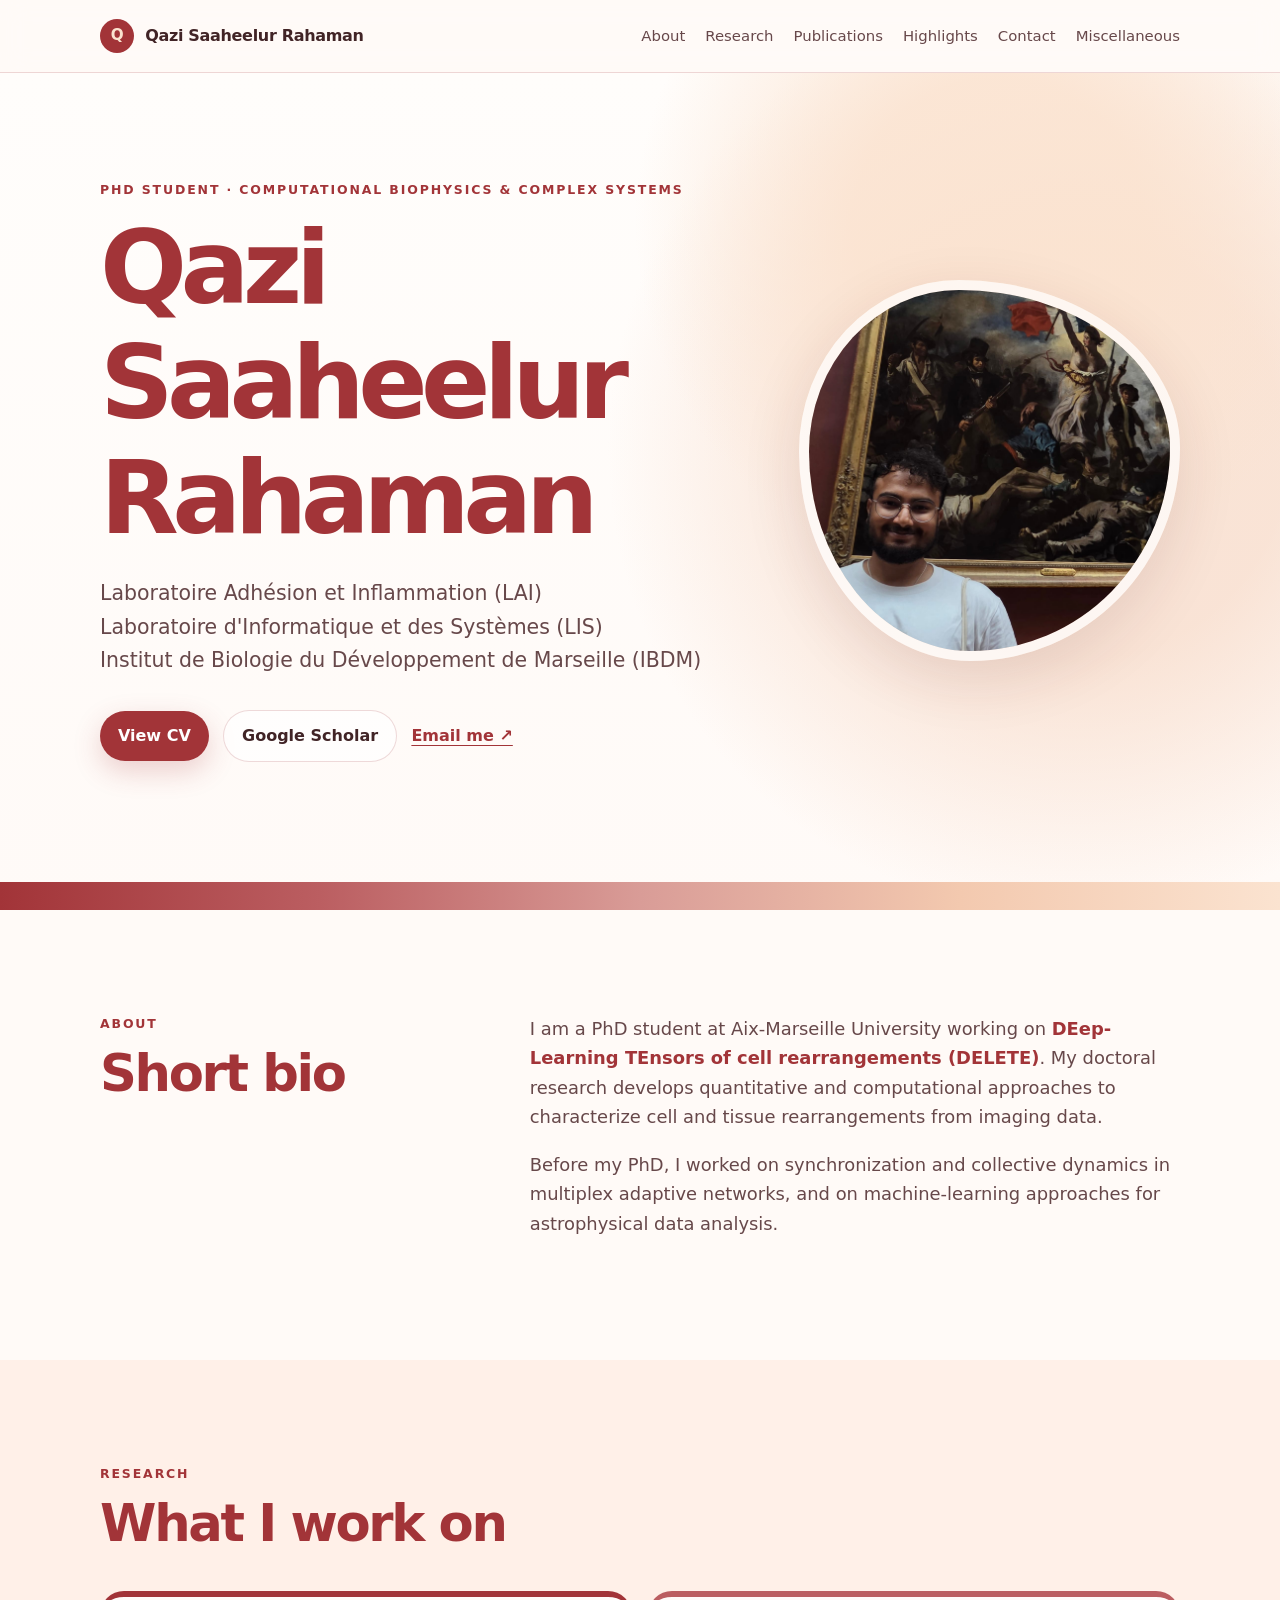
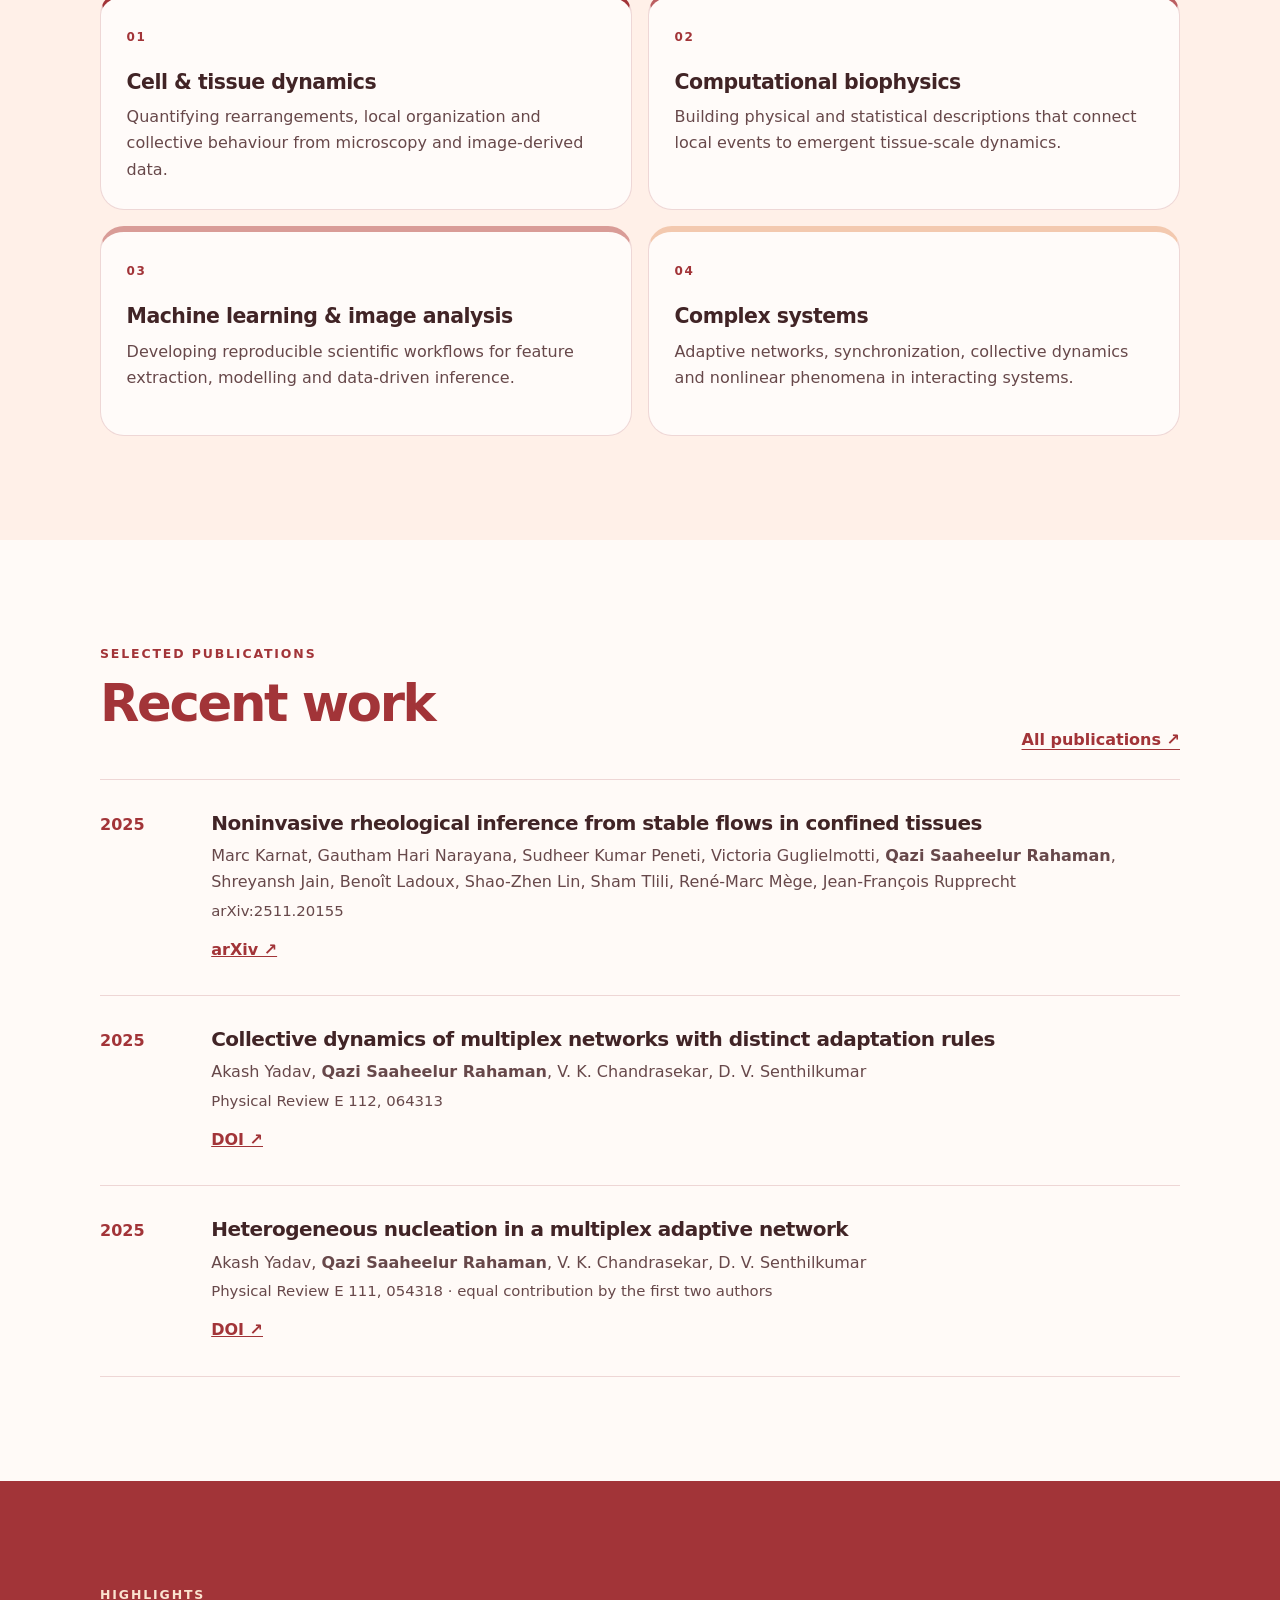
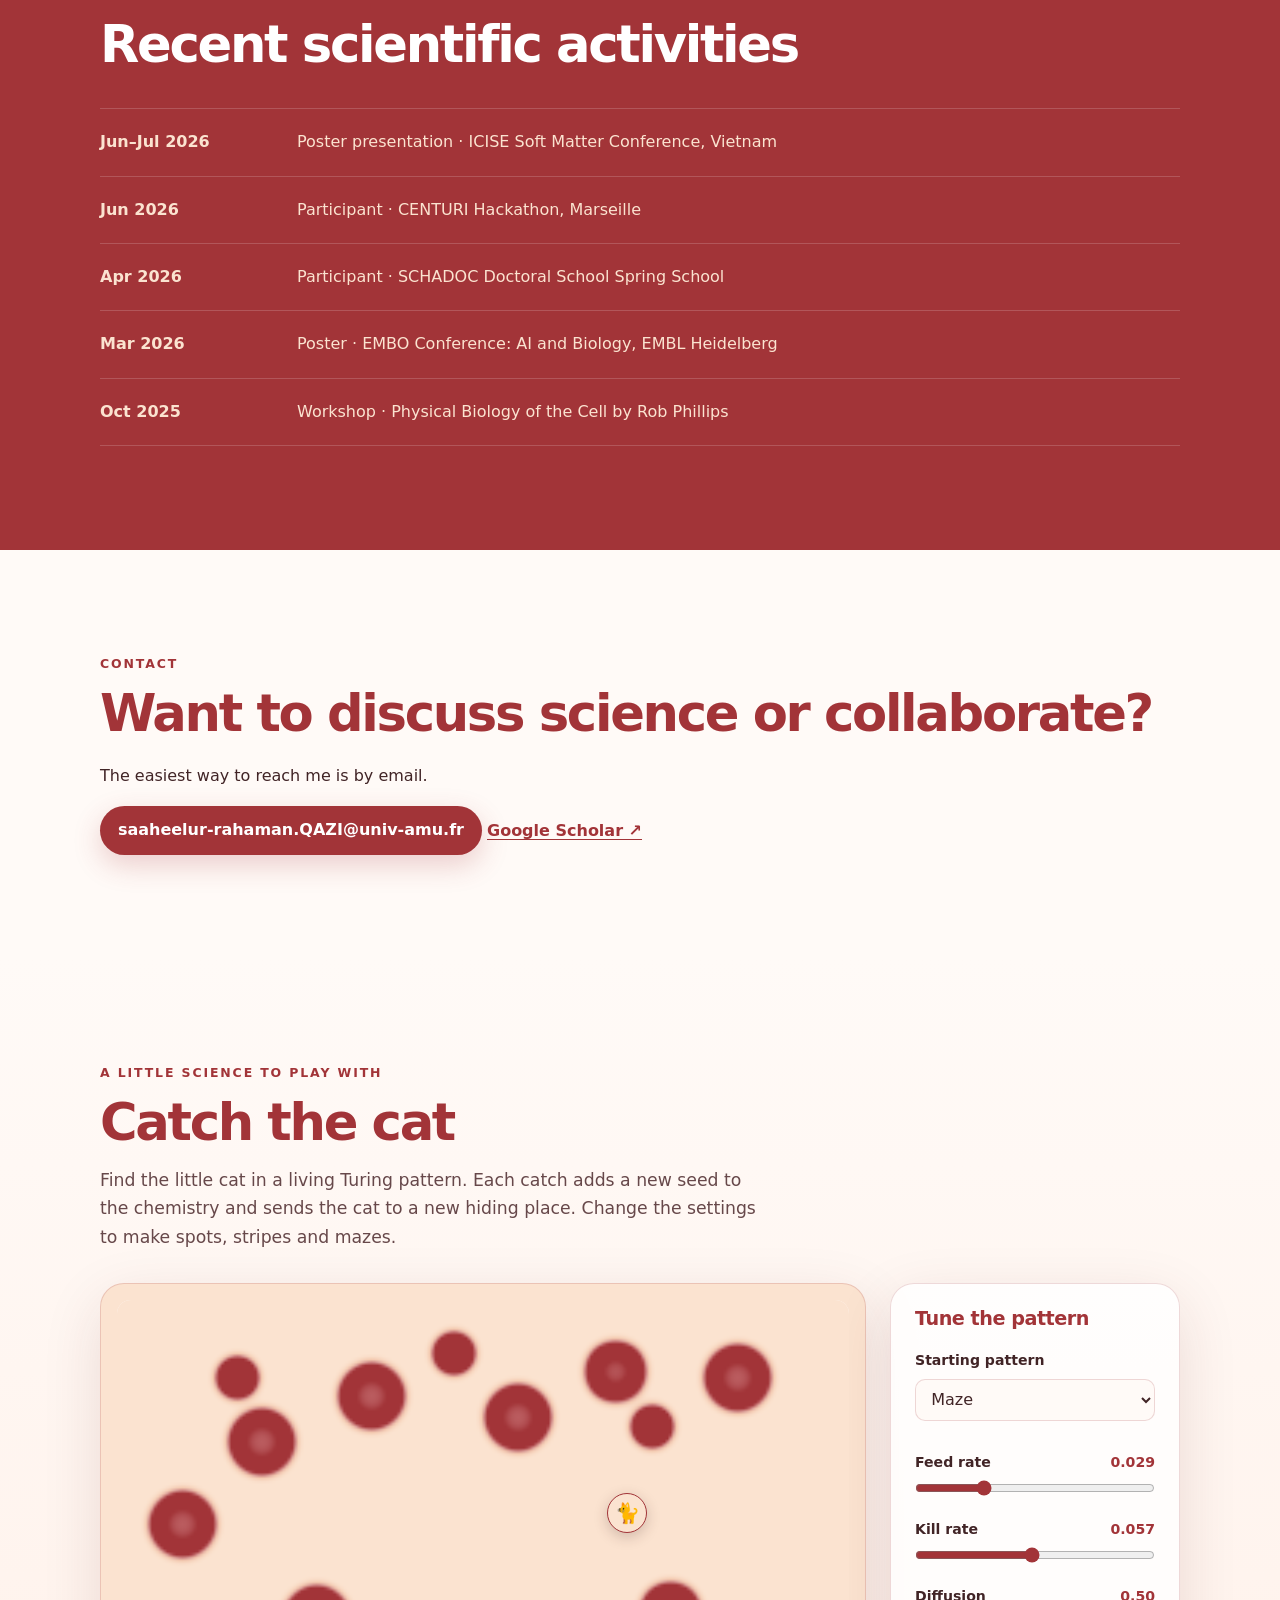
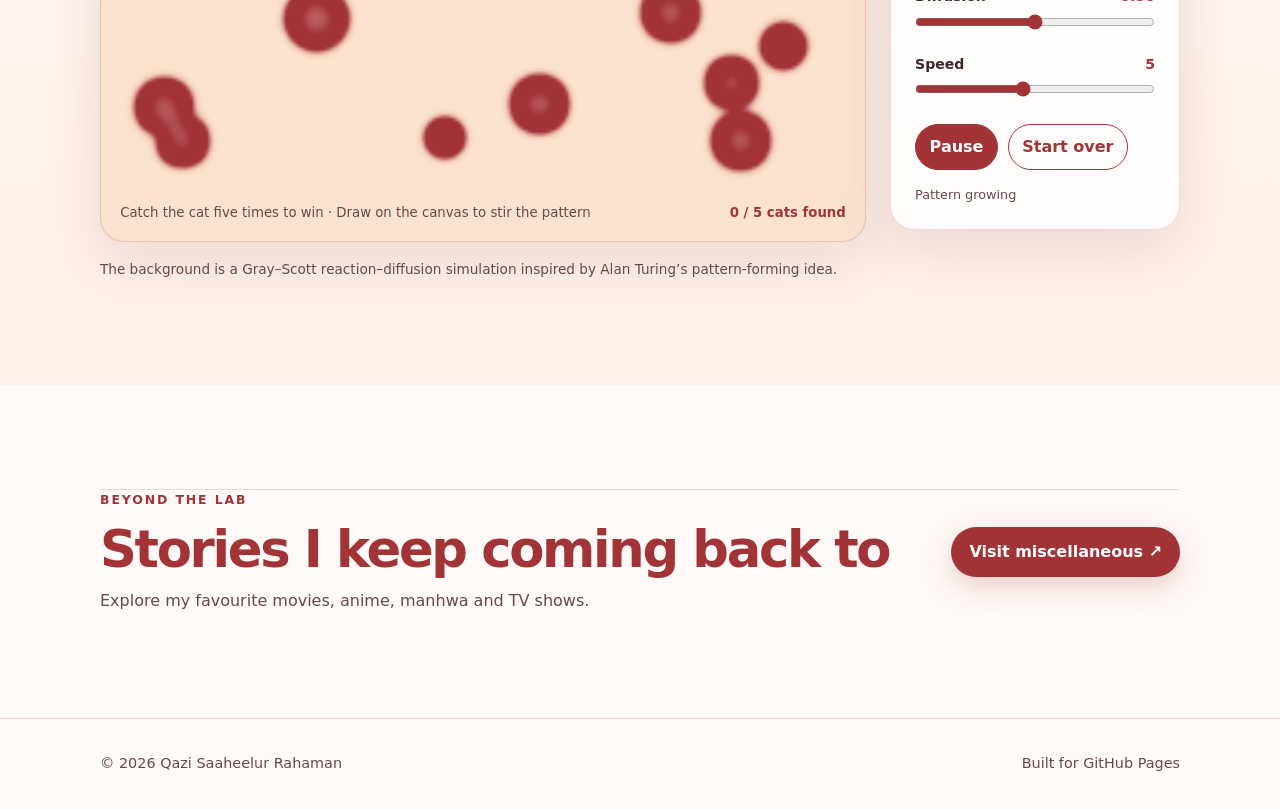
<file: index.html>
<!doctype html>
<html lang="en">
<head>
  <meta charset="utf-8" />
  <meta name="viewport" content="width=device-width, initial-scale=1" />
  <meta name="description" content="Qazi Saaheelur Rahaman — PhD student working on computational biophysics, cell and tissue dynamics, complex systems, and quantitative image analysis." />
  <meta name="theme-color" content="#A23438" />
  <title>Qazi Saaheelur Rahaman</title>
  <link rel="canonical" href="https://qazi05.github.io/" />
  <meta property="og:type" content="website" />
  <meta property="og:title" content="Qazi Saaheelur Rahaman" />
  <meta property="og:description" content="PhD student working on computational biophysics, cell and tissue dynamics, complex systems, and quantitative image analysis." />
  <meta property="og:url" content="https://qazi05.github.io/" />
  <link rel="icon" href="assets/favicon.svg" type="image/svg+xml" />
  <link rel="stylesheet" href="style.css" />
</head>
<body>
  <a class="skip-link" href="#main">Skip to content</a>

  <header class="site-header">
    <div class="shell nav-wrap">
      <a class="brand" href="#top" aria-label="Homepage">
        <span class="brand-mark">Q</span>
        <span>Qazi Saaheelur Rahaman</span>
      </a>
      <nav class="nav" aria-label="Primary navigation">
        <a href="#about">About</a>
        <a href="#research">Research</a>
        <a href="#publications">Publications</a>
        <a href="#highlights">Highlights</a>
        <a href="#contact">Contact</a>
        <a href="misc.html">Miscellaneous</a>
      </nav>
    </div>
  </header>

  <main id="main">
    <section class="hero" id="top">
      <div class="shell hero-grid">
        <div class="hero-copy">
          <p class="eyebrow">PhD student · Computational biophysics & complex systems</p>
          <h1>Qazi Saaheelur Rahaman</h1>
          <p class="hero-text">
            Laboratoire Adhésion et Inflammation (LAI) <br>
            Laboratoire d'Informatique et des Systèmes (LIS) <br>
            Institut de Biologie du Développement de Marseille (IBDM) <br>
          </p>
          <div class="hero-actions">
            <a class="button primary" href="assets/resume.pdf" target="_blank" rel="noopener">View CV</a>
            <a class="button secondary" href="https://scholar.google.com/citations?user=FJB0mhMAAAAJ&hl=en" target="_blank" rel="noopener">Google Scholar</a>
            <a class="text-link" href="mailto:saaheelur-rahaman.QAZI@univ-amu.fr">Email me ↗</a>
          </div>
        </div>

        <figure class="hero-portrait">
          <img src="assets/img.jpeg" alt="Qazi Saaheelur Rahaman" />
        </figure>
      </div>
      <div class="hero-wave" aria-hidden="true"></div>
    </section>

    <section class="section" id="about">
      <div class="shell two-col">
        <div>
          <p class="section-kicker">About</p>
          <h2>Short bio</h2>
        </div>
        <div class="prose">
          <p>
            I am a PhD student at Aix-Marseille University working on <strong>DEep-Learning TEnsors of cell rearrangements (DELETE)</strong>.
            My doctoral research develops quantitative and computational approaches to characterize cell and tissue rearrangements from imaging data.
          </p>
          <p>
            Before my PhD, I worked on synchronization and collective dynamics in multiplex adaptive networks, and on machine-learning approaches for astrophysical data analysis.
          </p>
        </div>
      </div>
    </section>

    <section class="section soft" id="research">
      <div class="shell">
        <p class="section-kicker">Research</p>
        <h2>What I work on</h2>
        <div class="card-grid research-grid">
          <article class="research-card">
            <span class="card-index">01</span>
            <h3>Cell & tissue dynamics</h3>
            <p>Quantifying rearrangements, local organization and collective behaviour from microscopy and image-derived data.</p>
          </article>
          <article class="research-card">
            <span class="card-index">02</span>
            <h3>Computational biophysics</h3>
            <p>Building physical and statistical descriptions that connect local events to emergent tissue-scale dynamics.</p>
          </article>
          <article class="research-card">
            <span class="card-index">03</span>
            <h3>Machine learning & image analysis</h3>
            <p>Developing reproducible scientific workflows for feature extraction, modelling and data-driven inference.</p>
          </article>
          <article class="research-card">
            <span class="card-index">04</span>
            <h3>Complex systems</h3>
            <p>Adaptive networks, synchronization, collective dynamics and nonlinear phenomena in interacting systems.</p>
          </article>
        </div>
      </div>
    </section>

    <section class="section" id="publications">
      <div class="shell">
        <div class="section-heading-row">
          <div>
            <p class="section-kicker">Selected publications</p>
            <h2>Recent work</h2>
          </div>
          <a class="text-link" href="https://scholar.google.com/citations?user=FJB0mhMAAAAJ&hl=en" target="_blank" rel="noopener">All publications ↗</a>
        </div>

        <div class="publication-list">
          <article class="publication">
            <div class="pub-year">2025</div>
            <div>
              <h3>Noninvasive rheological inference from stable flows in confined tissues</h3>
              <p>Marc Karnat, Gautham Hari Narayana, Sudheer Kumar Peneti, Victoria Guglielmotti, <strong>Qazi Saaheelur Rahaman</strong>, Shreyansh Jain, Benoît Ladoux, Shao-Zhen Lin, Sham Tlili, René-Marc Mège, Jean-François Rupprecht</p>
              <p class="pub-meta">arXiv:2511.20155</p>
              <a href="https://arxiv.org/abs/2511.20155" target="_blank" rel="noopener">arXiv ↗</a>
            </div>
          </article>

          <article class="publication">
            <div class="pub-year">2025</div>
            <div>
              <h3>Collective dynamics of multiplex networks with distinct adaptation rules</h3>
              <p>Akash Yadav, <strong>Qazi Saaheelur Rahaman</strong>, V. K. Chandrasekar, D. V. Senthilkumar</p>
              <p class="pub-meta">Physical Review E 112, 064313</p>
              <a href="https://doi.org/10.1103/vndm-lcqs" target="_blank" rel="noopener">DOI ↗</a>
            </div>
          </article>

          <article class="publication">
            <div class="pub-year">2025</div>
            <div>
              <h3>Heterogeneous nucleation in a multiplex adaptive network</h3>
              <p>Akash Yadav, <strong>Qazi Saaheelur Rahaman</strong>, V. K. Chandrasekar, D. V. Senthilkumar</p>
              <p class="pub-meta">Physical Review E 111, 054318 · equal contribution by the first two authors</p>
              <a href="https://doi.org/10.1103/PhysRevE.111.054318" target="_blank" rel="noopener">DOI ↗</a>
            </div>
          </article>
        </div>
      </div>
    </section>

    <section class="section deep" id="highlights">
      <div class="shell">
        <p class="section-kicker light">Highlights</p>
        <h2>Recent scientific activities</h2>
        <div class="timeline">
          <div class="timeline-row"><time>Jun–Jul 2026</time><p>Poster presentation · ICISE Soft Matter Conference, Vietnam</p></div>
          <div class="timeline-row"><time>Jun 2026</time><p>Participant · CENTURI Hackathon, Marseille</p></div>
          <div class="timeline-row"><time>Apr 2026</time><p>Participant · SCHADOC Doctoral School Spring School</p></div>
          <div class="timeline-row"><time>Mar 2026</time><p>Poster · EMBO Conference: AI and Biology, EMBL Heidelberg</p></div>
          <div class="timeline-row"><time>Oct 2025</time><p>Workshop · Physical Biology of the Cell by Rob Phillips</p></div>
        </div>
      </div>
    </section>

    <section class="section" id="contact">
      <div class="shell contact-card">
        <div>
          <p class="section-kicker">Contact</p>
          <h2>Want to discuss science or collaborate?</h2>
          <p class="contact-copy">The easiest way to reach me is by email.</p>
        </div>
        <div class="contact-actions">
          <a class="button primary" href="mailto:saaheelur-rahaman.QAZI@univ-amu.fr">saaheelur-rahaman.QAZI@univ-amu.fr</a>
          <a class="text-link" href="https://scholar.google.com/citations?user=FJB0mhMAAAAJ&hl=en" target="_blank" rel="noopener">Google Scholar ↗</a>
        </div>
      </div>
    </section>

    <section class="section pattern-section" id="pattern-lab">
      <div class="shell">
        <div class="pattern-heading">
          <p class="section-kicker">A little science to play with</p>
          <h2>Catch the cat</h2>
          <p class="pattern-intro">Find the little cat in a living Turing pattern. Each catch adds a new seed to the chemistry and sends the cat to a new hiding place. Change the settings to make spots, stripes and mazes.</p>
        </div>

        <div class="pattern-lab">
          <div class="pattern-stage">
            <div class="pattern-canvas-wrap">
              <canvas id="pattern-canvas" width="240" height="160" tabindex="0" aria-label="Interactive reaction-diffusion pattern. Draw with a pointer or press Enter to add a new seed.">Your browser does not support this pattern canvas.</canvas>
              <button id="pattern-cat" class="pattern-cat" type="button" aria-label="Catch the cat" style="left:50%;top:50%">🐈</button>
            </div>
            <div class="pattern-stage-caption">
              <p class="pattern-hint">Catch the cat five times to win · Draw on the canvas to stir the pattern</p>
              <p id="cat-score" class="cat-score" role="status" aria-live="polite">0 / 5 cats found</p>
            </div>
          </div>

          <div class="pattern-controls">
            <h3>Tune the pattern</h3>
            <label class="control-label" for="pattern-preset">Starting pattern</label>
            <select id="pattern-preset">
              <option value="spots">Spots</option>
              <option value="stripes">Stripes</option>
              <option value="maze" selected>Maze</option>
              <option value="coral">Coral</option>
            </select>

            <label class="slider-label" for="feed-rate"><span>Feed rate</span><output id="feed-value" for="feed-rate">0.029</output></label>
            <input id="feed-rate" type="range" min="0.010" max="0.080" step="0.001" value="0.029" />
            <label class="slider-label" for="kill-rate"><span>Kill rate</span><output id="kill-value" for="kill-rate">0.057</output></label>
            <input id="kill-rate" type="range" min="0.040" max="0.075" step="0.001" value="0.057" />
            <label class="slider-label" for="diffusion-rate"><span>Diffusion</span><output id="diffusion-value" for="diffusion-rate">0.50</output></label>
            <input id="diffusion-rate" type="range" min="0.20" max="0.80" step="0.01" value="0.50" />
            <label class="slider-label" for="pattern-speed"><span>Speed</span><output id="speed-value" for="pattern-speed">5</output></label>
            <input id="pattern-speed" type="range" min="1" max="10" step="1" value="5" />

            <div class="pattern-buttons">
              <button id="pattern-toggle" type="button">Pause</button>
              <button id="pattern-reset" type="button">Start over</button>
            </div>
            <p id="pattern-status" class="pattern-status" role="status" aria-live="polite">Pattern growing</p>
          </div>
        </div>
        <p class="pattern-credit">The background is a Gray–Scott reaction–diffusion simulation inspired by Alan Turing’s pattern-forming idea.</p>
      </div>
    </section>

    <section class="section misc-teaser">
      <div class="shell misc-teaser-inner">
        <div>
          <p class="section-kicker">Beyond the lab</p>
          <h2>Stories I keep coming back to</h2>
          <p>Explore my favourite movies, anime, manhwa and TV shows.</p>
        </div>
        <a class="button primary" href="misc.html">Visit miscellaneous ↗</a>
      </div>
    </section>
  </main>

  <footer class="site-footer">
    <div class="shell footer-row">
      <span>© <span id="year"></span> Qazi Saaheelur Rahaman</span>
      <span>Built for GitHub Pages</span>
    </div>
  </footer>

  <script src="pattern-lab.js" defer></script>
  <script>
    document.getElementById('year').textContent = new Date().getFullYear();
  </script>
</body>
</html>
</file>
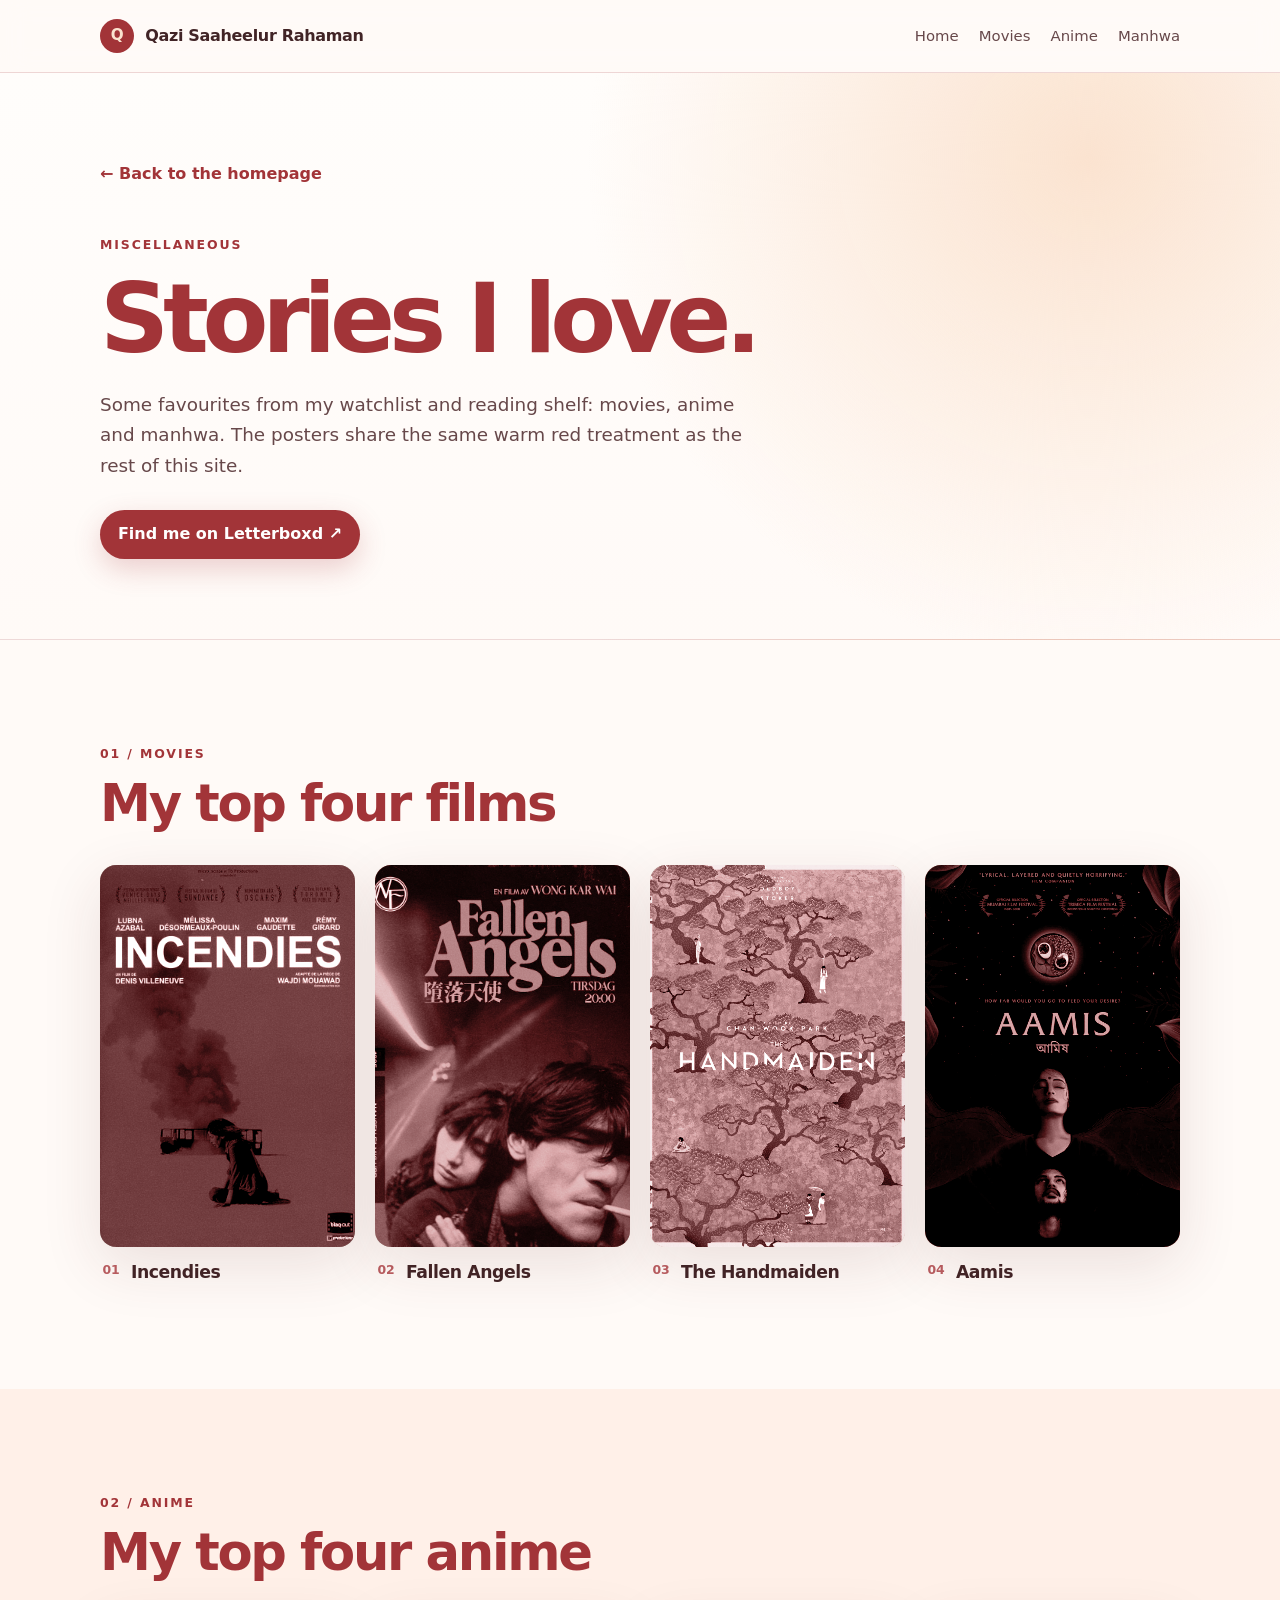
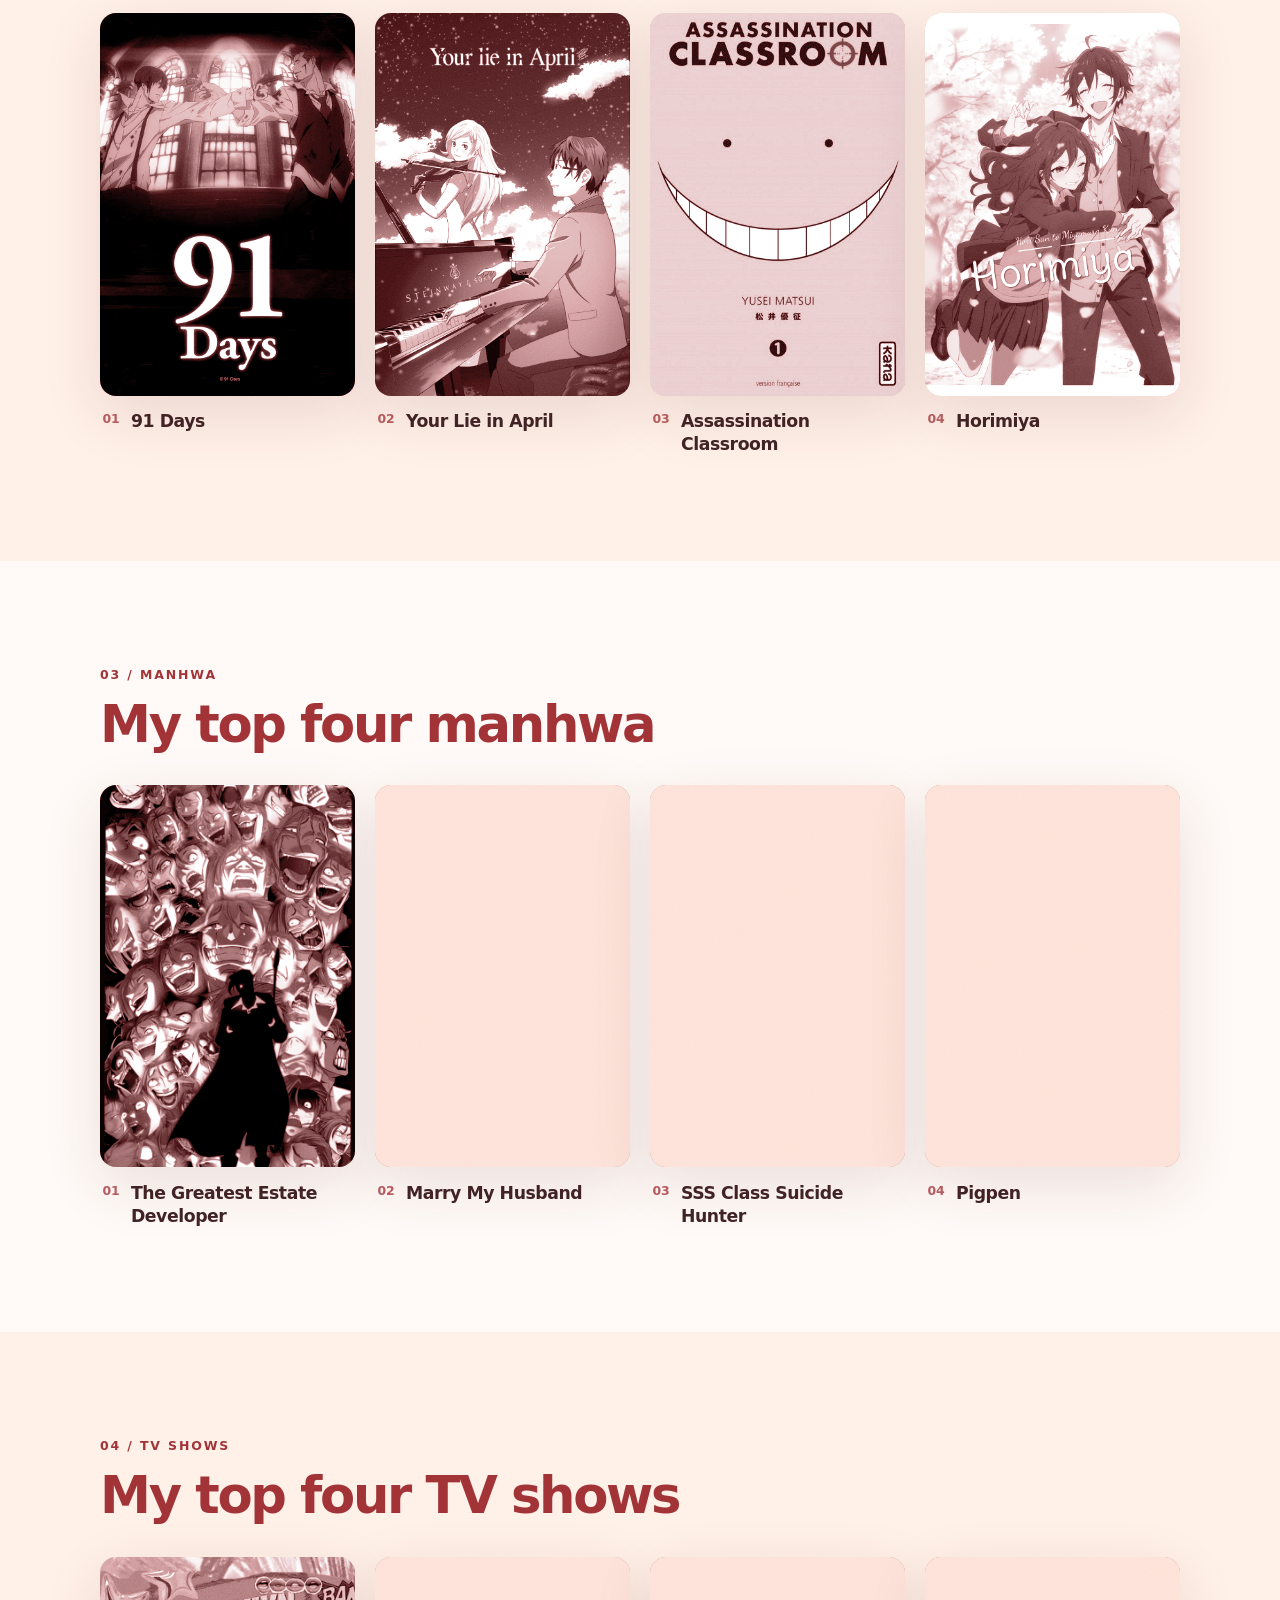
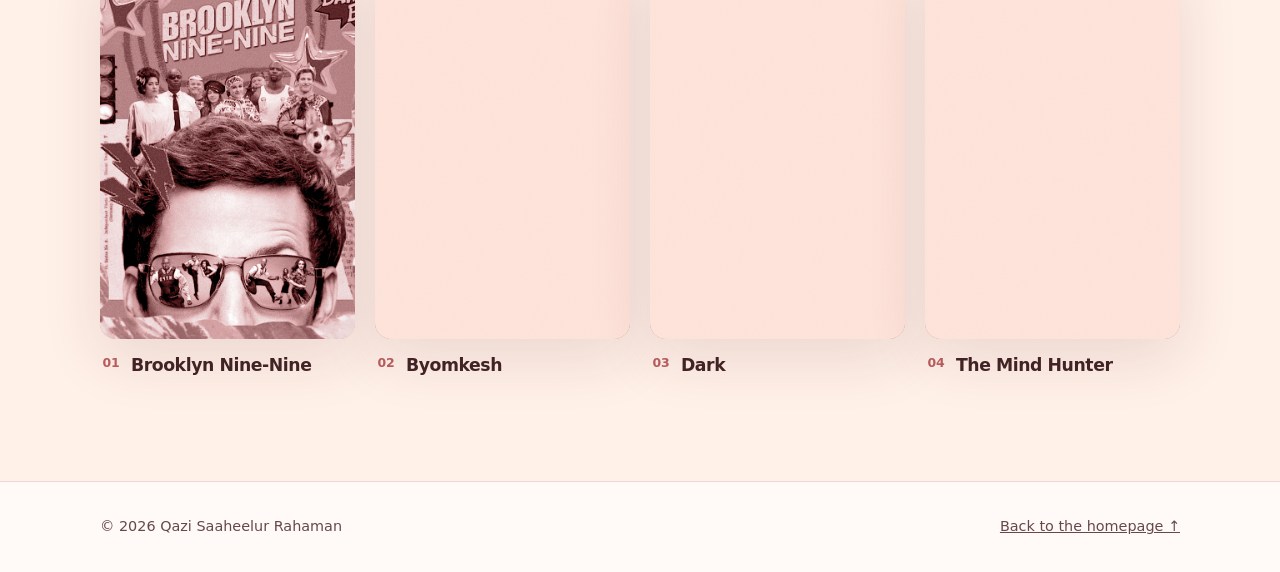
<file: misc.html>
<!doctype html>
<html lang="en">
<head>
  <meta charset="utf-8" />
  <meta name="viewport" content="width=device-width, initial-scale=1" />
  <meta name="description" content="Qazi Saaheelur Rahaman's favourite films, anime and manhwa." />
  <meta name="theme-color" content="#A23438" />
  <title>Miscellaneous · Qazi Saaheelur Rahaman</title>
  <link rel="icon" href="assets/favicon.svg" type="image/svg+xml" />
  <link rel="stylesheet" href="style.css?v=3" />
</head>
<body>
  <a class="skip-link" href="#main">Skip to content</a>
  <header class="site-header">
    <div class="shell nav-wrap">
      <a class="brand" href="index.html" aria-label="Back to homepage">
        <span class="brand-mark">Q</span>
        <span>Qazi Saaheelur Rahaman</span>
      </a>
      <nav class="nav" aria-label="Miscellaneous navigation">
        <a href="index.html">Home</a>
        <a href="#movies">Movies</a>
        <a href="#anime">Anime</a>
        <a href="#manhwa">Manhwa</a>
      </nav>
    </div>
  </header>

  <main id="main" class="misc-page">
    <section class="misc-hero">
      <div class="shell">
        <a class="misc-back" href="index.html">← Back to the homepage</a>
        <p class="section-kicker">Miscellaneous</p>
        <h1>Stories I love.</h1>
        <p>Some favourites from my watchlist and reading shelf: movies, anime and manhwa. The posters share the same warm red treatment as the rest of this site.</p>
        <a class="button primary" href="https://boxd.it/3sHIJ" target="_blank" rel="noopener noreferrer">Find me on Letterboxd ↗</a>
      </div>
    </section>

    <section class="section misc-category" id="movies">
      <div class="shell">
        <p class="section-kicker">01 / Movies</p>
        <h2>My top four films</h2>
        <div class="poster-grid">
          <figure class="poster-card"><div class="poster-art"><img src="assets/movies/incendies.jpg" alt="Incendies poster" /></div><figcaption><span class="poster-rank">01</span><h3>Incendies</h3></figcaption></figure>
          <figure class="poster-card"><div class="poster-art"><img src="assets/movies/fallen_angels.jpg" alt="Fallen Angels poster" /></div><figcaption><span class="poster-rank">02</span><h3>Fallen Angels</h3></figcaption></figure>
          <figure class="poster-card"><div class="poster-art"><img src="assets/movies/the_handmaiden.jpg" alt="The Handmaiden poster" /></div><figcaption><span class="poster-rank">03</span><h3>The Handmaiden</h3></figcaption></figure>
          <figure class="poster-card"><div class="poster-art"><img src="assets/movies/aamis.jpg" alt="Aamis poster" /></div><figcaption><span class="poster-rank">04</span><h3>Aamis</h3></figcaption></figure>
        </div>
      </div>
    </section>

    <section class="section misc-category soft" id="anime">
      <div class="shell">
        <p class="section-kicker">02 / Anime</p>
        <h2>My top four anime</h2>
        <div class="poster-grid">
          <figure class="poster-card"><div class="poster-art"><img src="assets/anime/91%20days.jpg" alt="91 Days poster" loading="lazy" decoding="async" /></div><figcaption><span class="poster-rank">01</span><h3>91 Days</h3></figcaption></figure>
          <figure class="poster-card"><div class="poster-art"><img src="assets/anime/yourlieinapril.jpg" alt="Your Lie in April poster" loading="lazy" decoding="async" /></div><figcaption><span class="poster-rank">02</span><h3>Your Lie in April</h3></figcaption></figure>
          <figure class="poster-card"><div class="poster-art"><img src="assets/anime/assassinationclassroon.jpg" alt="Assassination Classroom poster" loading="lazy" decoding="async" /></div><figcaption><span class="poster-rank">03</span><h3>Assassination Classroom</h3></figcaption></figure>
          <figure class="poster-card"><div class="poster-art"><img src="assets/anime/horimiya.jpg" alt="Horimiya poster" loading="lazy" decoding="async" /></div><figcaption><span class="poster-rank">04</span><h3>Horimiya</h3></figcaption></figure>
        </div>
      </div>
    </section>

    <section class="section misc-category" id="manhwa">
      <div class="shell">
        <p class="section-kicker">03 / Manhwa</p>
        <h2>My top four manhwa</h2>
        <div class="poster-grid">
          <figure class="poster-card"><div class="poster-art"><img src="assets/manhwas/thegreatestestatedeveloper.png" alt="The Greatest Estate Developer cover" loading="lazy" decoding="async" /></div><figcaption><span class="poster-rank">01</span><h3>The Greatest Estate Developer</h3></figcaption></figure>
          <figure class="poster-card"><div class="poster-art"><img src="assets/manhwas/marrymyhusband.jpg" alt="Marry My Husband cover" loading="lazy" decoding="async" /></div><figcaption><span class="poster-rank">02</span><h3>Marry My Husband</h3></figcaption></figure>
          <figure class="poster-card"><div class="poster-art"><img src="assets/manhwas/sssclasssuicidehunter.jpg" alt="SSS Class Suicide Hunter cover" loading="lazy" decoding="async" /></div><figcaption><span class="poster-rank">03</span><h3>SSS Class Suicide Hunter</h3></figcaption></figure>
          <figure class="poster-card"><div class="poster-art"><img src="assets/manhwas/pigpen.jpg" alt="Pigpen cover" loading="lazy" decoding="async" /></div><figcaption><span class="poster-rank">04</span><h3>Pigpen</h3></figcaption></figure>
        </div>
      </div>
    </section>

    <section class="section misc-category soft" id="TV Shows">
      <div class="shell">
        <p class="section-kicker">04 / TV Shows</p>
        <h2>My top four TV shows</h2>
        <div class="poster-grid">
          <figure class="poster-card"><div class="poster-art"><img src="assets/tv shows/brooklyn99.jpg" alt="Brooklyn Nine-Nine poster" loading="lazy" decoding="async" /></div><figcaption><span class="poster-rank">01</span><h3>Brooklyn Nine-Nine</h3></figcaption></figure>
          <figure class="poster-card"><div class="poster-art"><img src="assets/tv shows/byomkesh.jpg" alt="Byomkesh poster" loading="lazy" decoding="async" /></div><figcaption><span class="poster-rank">02</span><h3>Byomkesh</h3></figcaption></figure>
          <figure class="poster-card"><div class="poster-art"><img src="assets/tv shows/dark.jpg" alt="Dark poster" loading="lazy" decoding="async" /></div><figcaption><span class="poster-rank">03</span><h3>Dark</h3></figcaption></figure>
          <figure class="poster-card"><div class="poster-art"><img src="assets/tv shows/themindhunter.jpg" alt="The Mind Hunter poster" loading="lazy" decoding="async" /></div><figcaption><span class="poster-rank">04</span><h3>The Mind Hunter</h3></figcaption></figure>
        </div>
      </div>
    </section>
  </main>

  <footer class="site-footer">
    <div class="shell footer-row">
      <span>© <span id="year"></span> Qazi Saaheelur Rahaman</span>
      <a href="index.html">Back to the homepage ↑</a>
    </div>
  </footer>
  <script>document.getElementById('year').textContent = new Date().getFullYear();</script>
</body>
</html>
</file>
<file: style.css>
:root {
  --ember: #A23438;
  --rose: #BB5E61;
  --blush: #D99C97;
  --peach: #F3C9AF;
  --cream: #FBE3D0;
  --ink: #412426;
  --paper: #fffaf7;
  --white: #ffffff;
  --muted: #67484a;
  --line: rgba(162, 52, 56, 0.18);
  --shadow: 0 18px 60px rgba(94, 31, 34, 0.12);
  --radius: 24px;
  --shell: 1080px;
}

* { box-sizing: border-box; }
html { scroll-behavior: smooth; }
body {
  margin: 0;
  font-family: Inter, ui-sans-serif, system-ui, -apple-system, BlinkMacSystemFont, "Segoe UI", sans-serif;
  color: var(--ink);
  background: var(--paper);
  line-height: 1.65;
  -webkit-font-smoothing: antialiased;
}
a { color: inherit; }
img { max-width: 100%; display: block; }

.skip-link {
  position: fixed;
  left: 1rem;
  top: -4rem;
  z-index: 999;
  background: var(--ember);
  color: white;
  padding: .7rem 1rem;
  border-radius: .5rem;
}
.skip-link:focus { top: 1rem; }

.shell {
  width: min(calc(100% - 2.5rem), var(--shell));
  margin-inline: auto;
}

.site-header {
  position: sticky;
  top: 0;
  z-index: 50;
  backdrop-filter: blur(14px);
  background: color-mix(in srgb, var(--paper) 88%, transparent);
  border-bottom: 1px solid var(--line);
}
.nav-wrap {
  min-height: 72px;
  display: flex;
  align-items: center;
  justify-content: space-between;
  gap: 2rem;
}
.brand {
  display: inline-flex;
  align-items: center;
  gap: .7rem;
  font-weight: 750;
  text-decoration: none;
  letter-spacing: -.02em;
}
.brand-mark {
  display: grid;
  place-items: center;
  width: 34px;
  height: 34px;
  border-radius: 50%;
  background: var(--ember);
  color: var(--cream);
  font-size: .95rem;
}
.nav { display: flex; gap: 1.25rem; font-size: .93rem; }
.nav a { text-decoration: none; color: var(--muted); }
.nav a:hover { color: var(--ember); }

.hero {
  position: relative;
  overflow: hidden;
  background:
    radial-gradient(circle at 78% 18%, rgba(251,227,208,.85) 0 12%, transparent 30%),
    radial-gradient(circle at 84% 45%, rgba(243,201,175,.48) 0 18%, transparent 40%),
    linear-gradient(180deg, #fffdfb 0%, var(--paper) 100%);
}
.hero-grid {
  min-height: 610px;
  display: grid;
  grid-template-columns: 1.25fr .75fr;
  gap: 4rem;
  align-items: center;
  padding: 6.7rem 0 7.5rem;
  position: relative;
  z-index: 1;
}
.eyebrow, .section-kicker {
  margin: 0 0 .65rem;
  text-transform: uppercase;
  letter-spacing: .15em;
  font-weight: 800;
  font-size: .78rem;
  color: var(--ember);
}
h1, h2, h3 { line-height: 1.12; margin-top: 0; }
h1 {
  font-size: clamp(3.2rem, 8vw, 6.4rem);
  letter-spacing: -.065em;
  margin-bottom: 1.35rem;
  max-width: 8ch;
  color: var(--ember);
}
h2 {
  font-size: clamp(2.1rem, 4vw, 3.35rem);
  letter-spacing: -.045em;
  margin-bottom: 1.3rem;
  color: var(--ember);
}
h3 { letter-spacing: -.025em; }
.hero-text {
  max-width: 650px;
  font-size: clamp(1.07rem, 2vw, 1.28rem);
  color: var(--muted);
  margin: 0;
}
.hero-actions {
  display: flex;
  flex-wrap: wrap;
  align-items: center;
  gap: .9rem;
  margin-top: 2rem;
}
.button {
  display: inline-flex;
  align-items: center;
  justify-content: center;
  min-height: 48px;
  padding: .72rem 1.12rem;
  border-radius: 999px;
  font-weight: 750;
  text-decoration: none;
  transition: transform .18s ease, box-shadow .18s ease, background .18s ease;
}
.button:hover { transform: translateY(-2px); }
.button.primary { background: var(--ember); color: white; box-shadow: 0 10px 28px rgba(162,52,56,.22); }
.button.primary:hover { background: #862a2e; }
.button.secondary { border: 1px solid var(--line); background: rgba(255,255,255,.65); }
.text-link { font-weight: 750; color: var(--ember); text-decoration-thickness: 1px; text-underline-offset: 4px; }

.hero-portrait {
  width: min(100%, 390px);
  aspect-ratio: 1;
  margin: 0;
  justify-self: end;
  overflow: hidden;
  border: 10px solid rgba(255,255,255,.7);
  border-radius: 42% 58% 55% 45% / 45% 44% 56% 55%;
  box-shadow: var(--shadow);
}
.hero-portrait img {
  width: 100%;
  height: 100%;
  object-fit: cover;
}
.hero-wave {
  height: 28px;
  background: linear-gradient(90deg, var(--ember), var(--rose), var(--blush), var(--peach), var(--cream));
}

.section { padding: 6.5rem 0; }
.section.soft { background: #fff0e8; }
.section.deep { background: var(--ember); color: var(--cream); }
.section.deep h2 { color: white; }
.section-kicker.light { color: var(--cream); }
.two-col { display: grid; grid-template-columns: .72fr 1.28fr; gap: 4rem; }
.prose { font-size: 1.12rem; color: var(--muted); }
.prose p:first-child { margin-top: 0; }
.prose strong { color: var(--ember); }

.card-grid { display: grid; gap: 1rem; }
.research-grid { grid-template-columns: repeat(2, 1fr); margin-top: 2.4rem; }
.research-card {
  border: 1px solid var(--line);
  background: rgba(255,255,255,.72);
  border-radius: var(--radius);
  padding: 1.6rem;
  min-height: 210px;
  transition: transform .2s ease, border-color .2s ease;
}
.research-card:hover { transform: translateY(-4px); border-color: var(--rose); }
.research-card:nth-child(1) { border-top: 6px solid var(--ember); }
.research-card:nth-child(2) { border-top: 6px solid var(--rose); }
.research-card:nth-child(3) { border-top: 6px solid var(--blush); }
.research-card:nth-child(4) { border-top: 6px solid var(--peach); }
.card-index { font-size: .75rem; font-weight: 850; color: var(--ember); letter-spacing: .12em; }
.research-card h3 { font-size: 1.28rem; margin: 1.35rem 0 .65rem; }
.research-card p { margin: 0; color: var(--muted); }

.section-heading-row { display: flex; justify-content: space-between; align-items: end; gap: 2rem; }
.publication-list { border-top: 1px solid var(--line); margin-top: 1.6rem; }
.publication {
  display: grid;
  grid-template-columns: 92px 1fr;
  gap: 1.2rem;
  padding: 2rem 0;
  border-bottom: 1px solid var(--line);
}
.pub-year { font-weight: 850; color: var(--ember); }
.publication h3 { font-size: 1.25rem; margin-bottom: .55rem; }
.publication p { margin: .2rem 0; color: var(--muted); }
.publication a { display: inline-block; margin-top: .65rem; color: var(--ember); font-weight: 800; }
.pub-meta { font-size: .93rem; }

.timeline { margin-top: 2.2rem; border-top: 1px solid rgba(255,255,255,.17); }
.timeline-row {
  display: grid;
  grid-template-columns: 165px 1fr;
  gap: 2rem;
  padding: 1.25rem 0;
  border-bottom: 1px solid rgba(255,255,255,.17);
}
.timeline-row time { color: var(--cream); font-weight: 800; }
.timeline-row p { margin: 0; }

.pattern-section { background: linear-gradient(180deg, var(--paper), #fff0e8); }
.pattern-heading { margin-bottom: 2rem; }
.pattern-heading h2 { margin-bottom: .9rem; }
.pattern-intro { max-width: 670px; margin: 0; color: var(--muted); font-size: 1.08rem; }
.pattern-lab { display: grid; grid-template-columns: minmax(0, 1fr) 290px; gap: 1.5rem; align-items: start; }
.pattern-stage, .pattern-controls { border: 1px solid var(--line); border-radius: var(--radius); box-shadow: var(--shadow); }
.pattern-stage { padding: 1rem; background: var(--cream); }
.pattern-canvas-wrap { position: relative; }
#pattern-canvas { display: block; width: 100%; height: auto; aspect-ratio: 3 / 2; border-radius: 14px; background: var(--paper); cursor: crosshair; touch-action: none; }
#pattern-canvas:focus-visible { outline: 3px solid var(--ember); outline-offset: 4px; }
.pattern-cat { position: absolute; z-index: 2; display: grid; place-items: center; width: 40px; height: 40px; padding: 0; border: 1px solid var(--ember); border-radius: 50%; background: var(--cream); box-shadow: 0 4px 14px rgba(65,36,38,.22); font-size: 20px; line-height: 1; cursor: pointer; transform: translate(-50%,-50%); transition: left .45s ease, top .45s ease, transform .18s ease; }
.pattern-cat[hidden] { display: none; }
.pattern-cat:hover { transform: translate(-50%,-50%) scale(1.12); }
.pattern-cat:focus-visible { outline: 3px solid var(--ember); outline-offset: 3px; }
.pattern-stage-caption { display: flex; align-items: baseline; justify-content: space-between; gap: .5rem 1rem; flex-wrap: wrap; }
.pattern-hint { margin: .85rem .2rem .1rem; color: var(--muted); font-size: .83rem; }
.cat-score { margin: .85rem .2rem .1rem; color: var(--ember); font-size: .83rem; font-weight: 800; white-space: nowrap; }
.pattern-controls { padding: 1.5rem; background: rgba(255,255,255,.8); }
.pattern-controls h3 { margin-bottom: 1.2rem; font-size: 1.2rem; color: var(--ember); }
.control-label, .slider-label { display: flex; justify-content: space-between; gap: 1rem; font-size: .88rem; font-weight: 700; }
.control-label { margin-bottom: .4rem; }
.pattern-controls select { width: 100%; min-height: 42px; margin-bottom: 1.15rem; padding: .55rem .7rem; border: 1px solid var(--line); border-radius: 10px; background: var(--paper); color: var(--ink); font: inherit; }
.slider-label { margin-top: .75rem; }
.slider-label output { color: var(--ember); font-variant-numeric: tabular-nums; }
.pattern-controls input[type="range"] { width: 100%; margin: .35rem 0 .65rem; accent-color: var(--ember); cursor: pointer; }
.pattern-buttons { display: flex; flex-wrap: wrap; gap: .6rem; margin-top: 1rem; }
.pattern-buttons button { min-height: 42px; padding: .55rem .85rem; border: 1px solid var(--ember); border-radius: 999px; background: var(--ember); color: white; font: inherit; font-weight: 700; cursor: pointer; }
.pattern-buttons button + button { background: transparent; color: var(--ember); }
.pattern-buttons button:hover { box-shadow: 0 4px 14px rgba(162,52,56,.18); }
.pattern-controls select:focus-visible, .pattern-controls input:focus-visible, .pattern-buttons button:focus-visible { outline: 3px solid var(--rose); outline-offset: 2px; }
.pattern-status { min-height: 1.3em; margin: .9rem 0 0; color: var(--muted); font-size: .8rem; }
.pattern-credit { margin: 1rem 0 0; color: var(--muted); font-size: .85rem; }

.misc-teaser { background: var(--paper); }
.misc-teaser-inner { display: flex; align-items: center; justify-content: space-between; gap: 2rem; border-top: 1px solid var(--line); }
.misc-teaser h2 { margin-bottom: .6rem; }
.misc-teaser p:last-child { max-width: 620px; margin: 0; color: var(--muted); }
.misc-teaser .button { flex: none; }

.misc-hero {
  padding: 5.5rem 0 5rem;
  background: radial-gradient(circle at 85% 15%, var(--cream), transparent 42%), linear-gradient(180deg, #fffdfb, var(--paper));
  border-bottom: 1px solid var(--line);
}
.misc-back { display: inline-block; margin-bottom: 3rem; color: var(--ember); font-weight: 750; text-decoration: none; }
.misc-back:hover { text-decoration: underline; }
.misc-hero h1 { max-width: none; margin-bottom: 1rem; font-size: clamp(3.5rem, 8vw, 6rem); }
.misc-hero p:not(.section-kicker) { max-width: 650px; margin: 0 0 1.8rem; color: var(--muted); font-size: 1.15rem; }
.misc-category { scroll-margin-top: 72px; }
.misc-category h2 { margin-bottom: 2rem; }
.poster-grid { display: grid; grid-template-columns: repeat(4, minmax(0, 1fr)); gap: 1.25rem; }
.poster-card { min-width: 0; margin: 0; }
.poster-art { position: relative; isolation: isolate; overflow: hidden; aspect-ratio: 2 / 3; border-radius: 16px; background: var(--cream); box-shadow: var(--shadow); }
.poster-art img { position: relative; z-index: 0; width: 100%; height: 100%; object-fit: cover; filter: grayscale(1) contrast(1.12); }
.poster-art::before, .poster-art::after { content: ""; position: absolute; inset: 0; pointer-events: none; }
.poster-art::before { z-index: 1; background: var(--ember); opacity: .48; mix-blend-mode: color; }
.poster-art::after { z-index: 2; background: url("assets/poster-grain.svg") repeat; opacity: .46; mix-blend-mode: soft-light; }
.poster-card figcaption { display: flex; gap: .7rem; padding: .9rem .15rem 0; }
.poster-rank { color: var(--rose); font-size: .78rem; font-weight: 850; line-height: 1.5; }
.poster-card h3 { margin: 0; color: var(--ink); font-size: 1.08rem; line-height: 1.35; }

.site-footer { border-top: 1px solid var(--line); }
.footer-row {
  min-height: 90px;
  display: flex;
  align-items: center;
  justify-content: space-between;
  gap: 1rem;
  color: var(--muted);
  font-size: .9rem;
}

@media (max-width: 820px) {
  .nav { display: none; }
  .hero-grid, .two-col, .pattern-lab { grid-template-columns: 1fr; }
  .hero-grid { gap: 2.5rem; padding: 5rem 0 5rem; }
  .hero-portrait { justify-self: start; width: min(100%, 340px); }
  .research-grid { grid-template-columns: 1fr; }
  .section-heading-row { align-items: flex-start; flex-direction: column; gap: .5rem; }
  .timeline-row { grid-template-columns: 1fr; gap: .3rem; }
  .publication { grid-template-columns: 1fr; gap: .3rem; }
  .section { padding: 4.5rem 0; }
  .pattern-controls { max-width: 520px; }
  .misc-teaser-inner { align-items: flex-start; flex-direction: column; }
  .poster-grid { grid-template-columns: repeat(2, minmax(0, 1fr)); }
}

@media (max-width: 520px) {
  .shell { width: min(calc(100% - 1.4rem), var(--shell)); }
  .brand span:last-child { display: none; }
  h1 { font-size: clamp(3rem, 16vw, 4.5rem); }
  .hero-portrait { width: min(100%, 290px); }
  .pattern-stage { padding: .6rem; }
  .pattern-hint { font-size: .75rem; }
  .misc-hero { padding: 3.5rem 0; }
  .misc-back { margin-bottom: 2rem; }
  .poster-grid { gap: 1rem .7rem; }
  .poster-card h3 { font-size: .95rem; }
  .footer-row { align-items: flex-start; flex-direction: column; justify-content: center; }
}
</file>
